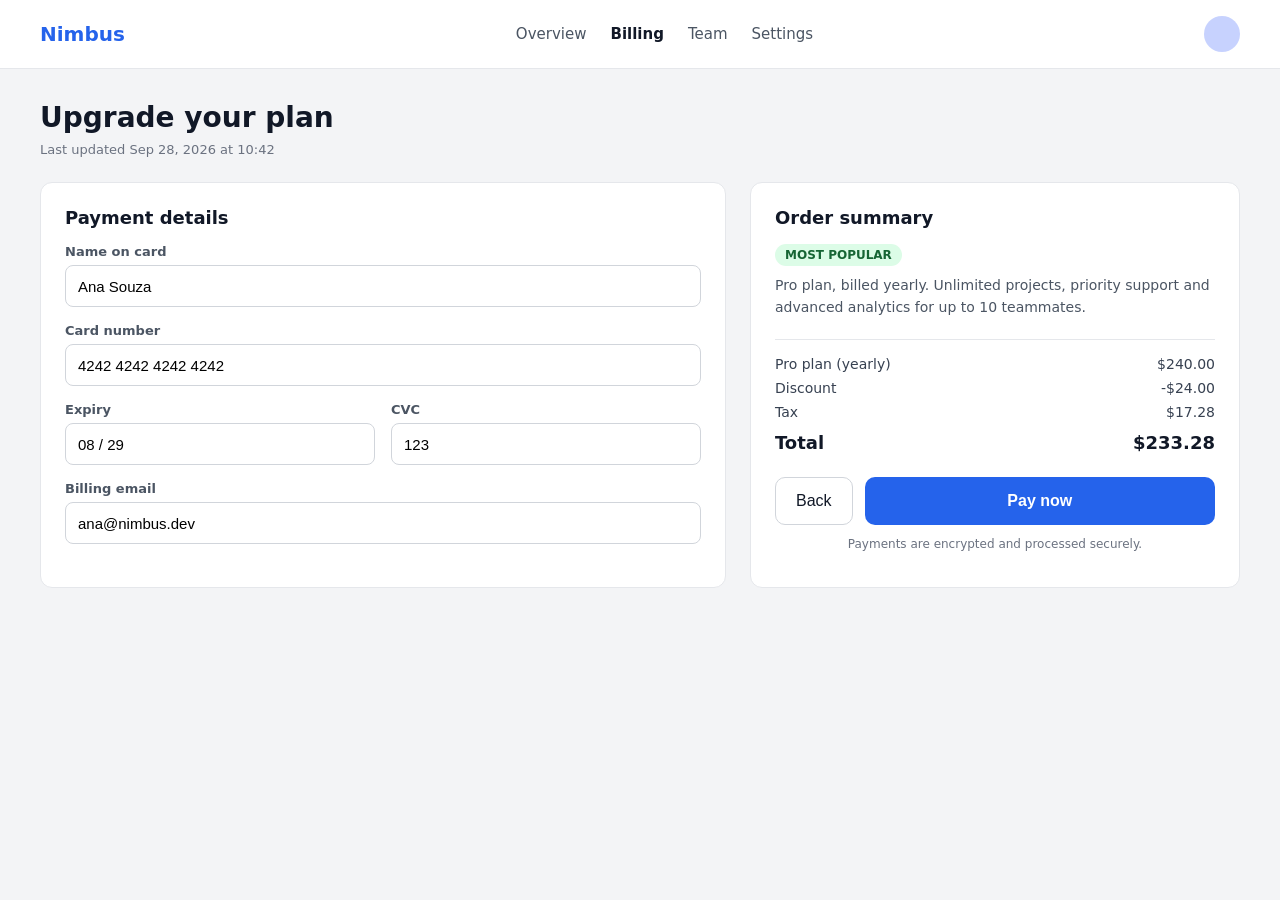
<file: evals/screen.html>
<!doctype html>
<html lang="en"><head><meta charset="utf-8">
<style>
  * { box-sizing: border-box; }
  body { margin: 0; font-family: "DejaVu Sans", Arial, sans-serif; background: #F3F4F6; color: #111827; }
  header { display: flex; align-items: center; justify-content: space-between; padding: 16px 40px; background: #FFFFFF; border-bottom: 1px solid #E5E7EB; }
  .logo { font-weight: 700; font-size: 20px; color: #2563EB; }
  .tabs { display: flex; gap: 24px; }
  .tabs a { color: #4B5563; text-decoration: none; font-size: 15px; }
  .tabs a.active { color: #111827; font-weight: 700; }
  .avatar { width: 36px; height: 36px; border-radius: 50%; background: #C7D2FE; }
  main { display: grid; grid-template-columns: 1.4fr 1fr; gap: 24px; padding: 32px 40px; }
  h1 { grid-column: 1 / -1; margin: 0; font-size: 28px; font-weight: 700; }
  .meta { grid-column: 1 / -1; margin: -16px 0 0; color: #6B7280; font-size: 13px; }
  .card { background: #FFFFFF; border: 1px solid #E5E7EB; border-radius: 12px; padding: 24px; }
  .card h2 { margin: 0 0 16px; font-size: 18px; }
  .field { margin-bottom: 16px; }
  .field label { display: block; font-size: 13px; color: #4B5563; margin-bottom: 6px; font-weight: 600; }
  .field input { width: 100%; height: 42px; border: 1px solid #D1D5DB; border-radius: 8px; padding: 0 12px; font-size: 15px; background: #FFFFFF; }
  .row { display: flex; gap: 16px; } .row .field { flex: 1; }
  .plan { display: flex; gap: 12px; align-items: flex-start; }
  .badge { display: inline-block; background: #DCFCE7; color: #166534; font-size: 12px; font-weight: 700; padding: 4px 10px; border-radius: 999px; }
  .plan-desc { color: #4B5563; font-size: 14px; line-height: 1.6; margin: 8px 0 0; }
  .summary { margin-top: 20px; border-top: 1px solid #E5E7EB; padding-top: 16px; }
  .line { display: flex; justify-content: space-between; font-size: 14px; margin-bottom: 8px; color: #374151; }
  .total { display: flex; justify-content: space-between; font-size: 18px; font-weight: 700; margin-top: 12px; }
  .actions { display: flex; gap: 12px; margin-top: 24px; }
  .btn-primary { flex: 1; height: 48px; border: 0; border-radius: 10px; background: #2563EB; color: #FFFFFF; font-size: 16px; font-weight: 700; }
  .btn-secondary { height: 48px; padding: 0 20px; border: 1px solid #D1D5DB; border-radius: 10px; background: #FFFFFF; color: #111827; font-size: 16px; }
  .secure { margin-top: 12px; font-size: 12px; color: #6B7280; text-align: center; }
</style></head>
<body>
<header>
  <div class="logo">Nimbus</div>
  <nav class="tabs"><a href="#">Overview</a><a class="active" href="#">Billing</a><a href="#">Team</a><a href="#">Settings</a></nav>
  <div class="avatar"></div>
</header>
<main>
  <h1>Upgrade your plan</h1>
  <p class="meta">Last updated <span id="ts">Sep 28, 2026 at 10:42</span></p>
  <section class="card" id="payment">
    <h2>Payment details</h2>
    <div class="field"><label>Name on card</label><input value="Ana Souza"></div>
    <div class="field"><label>Card number</label><input value="4242 4242 4242 4242"></div>
    <div class="row">
      <div class="field"><label>Expiry</label><input value="08 / 29"></div>
      <div class="field"><label>CVC</label><input value="123"></div>
    </div>
    <div class="field"><label>Billing email</label><input value="ana@nimbus.dev"></div>
  </section>
  <section class="card" id="order">
    <h2>Order summary</h2>
    <div class="plan"><div><span class="badge">MOST POPULAR</span>
      <p class="plan-desc">Pro plan, billed yearly. Unlimited projects, priority support and advanced analytics for up to 10 teammates.</p></div></div>
    <div class="summary">
      <div class="line"><span>Pro plan (yearly)</span><span>$240.00</span></div>
      <div class="line"><span>Discount</span><span>-$24.00</span></div>
      <div class="line"><span>Tax</span><span>$17.28</span></div>
      <div class="total"><span>Total</span><span>$233.28</span></div>
    </div>
    <div class="actions"><button class="btn-secondary">Back</button><button class="btn-primary" id="pay">Pay now</button></div>
    <p class="secure">Payments are encrypted and processed securely.</p>
  </section>
</main>
</body></html>
</file>
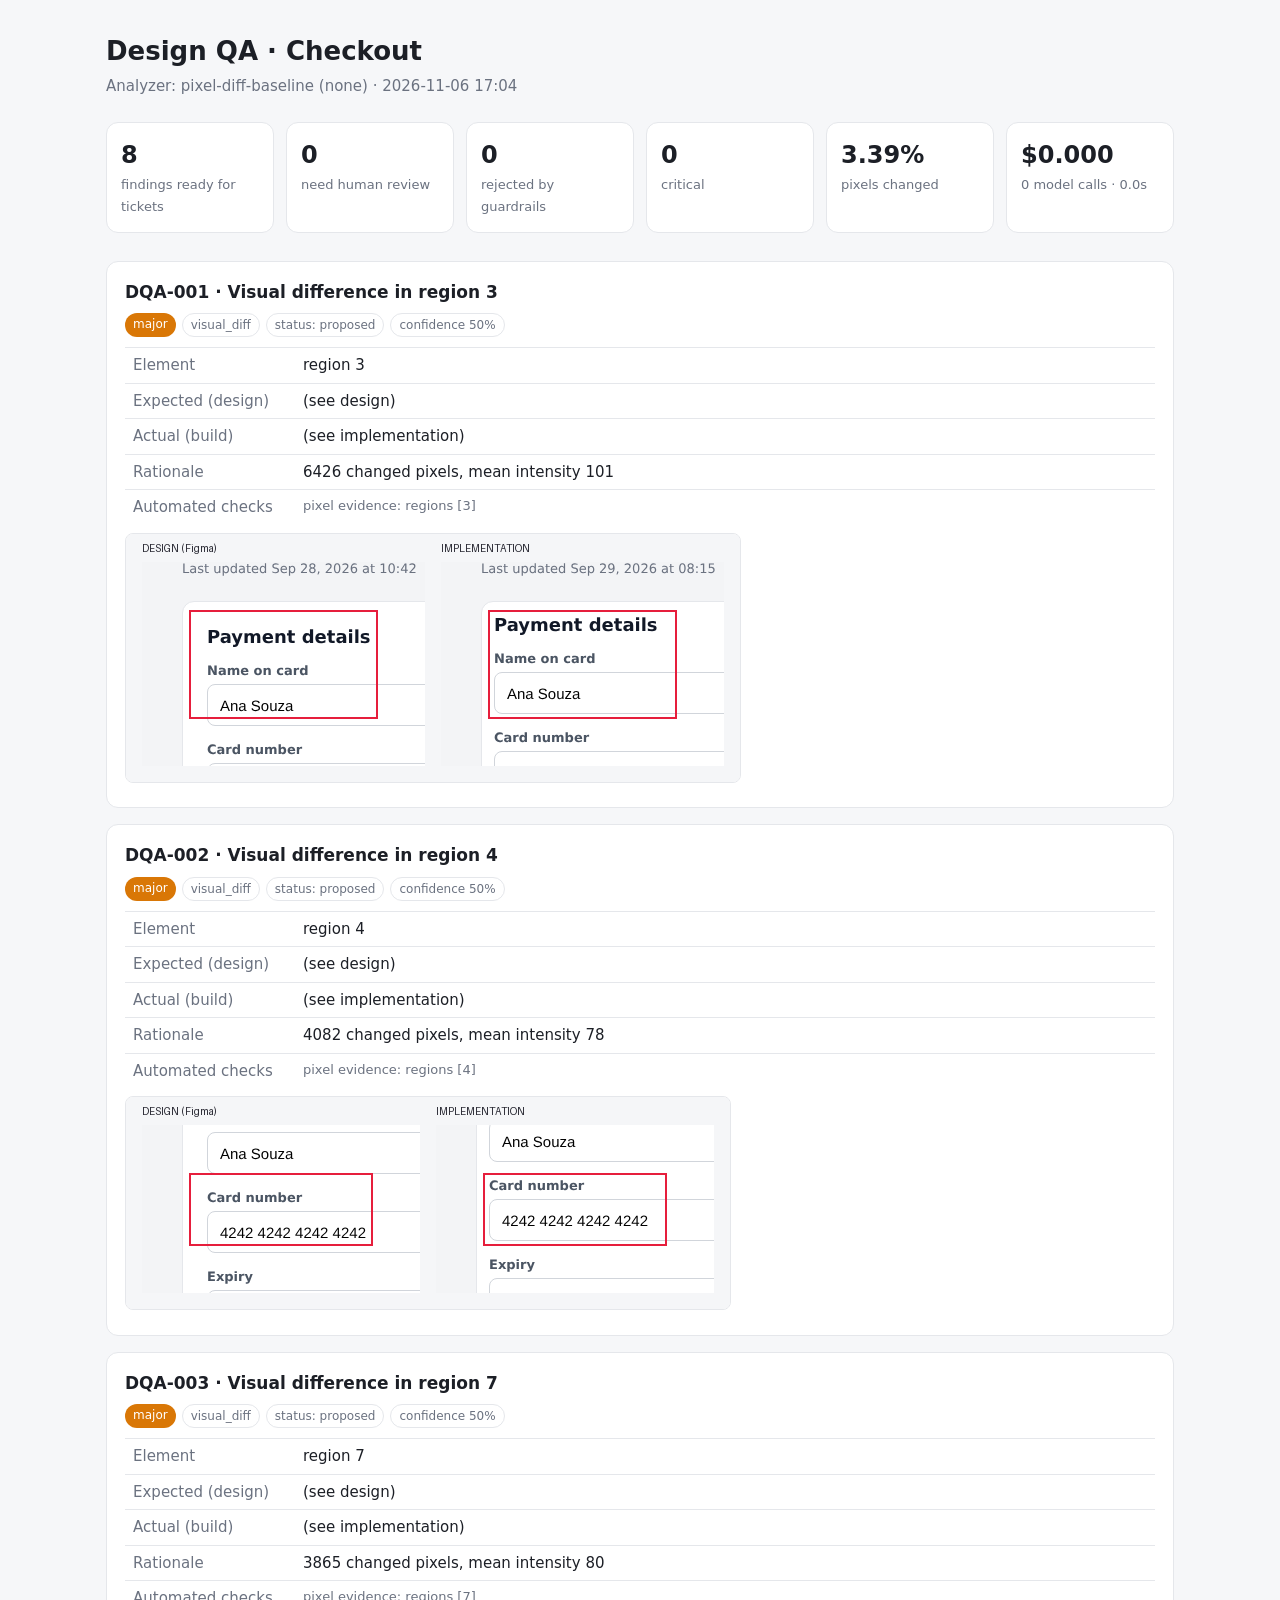
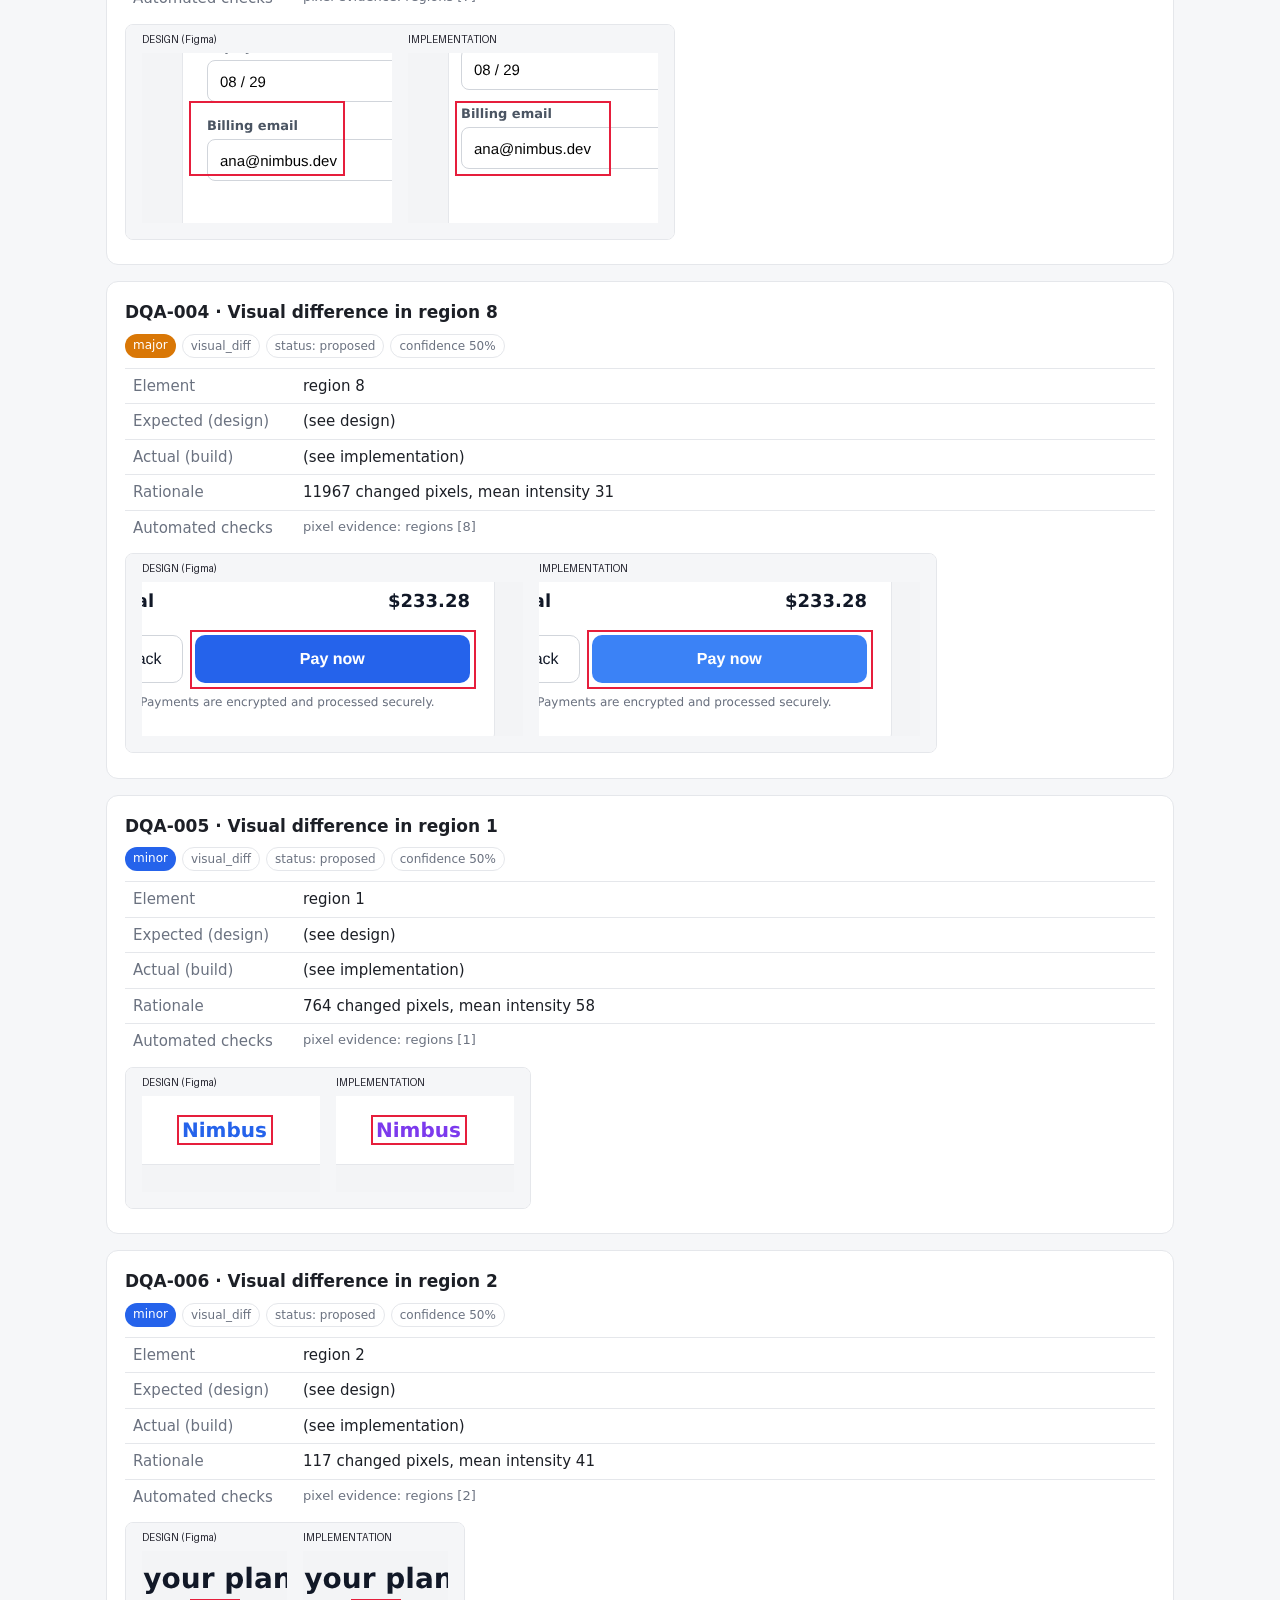
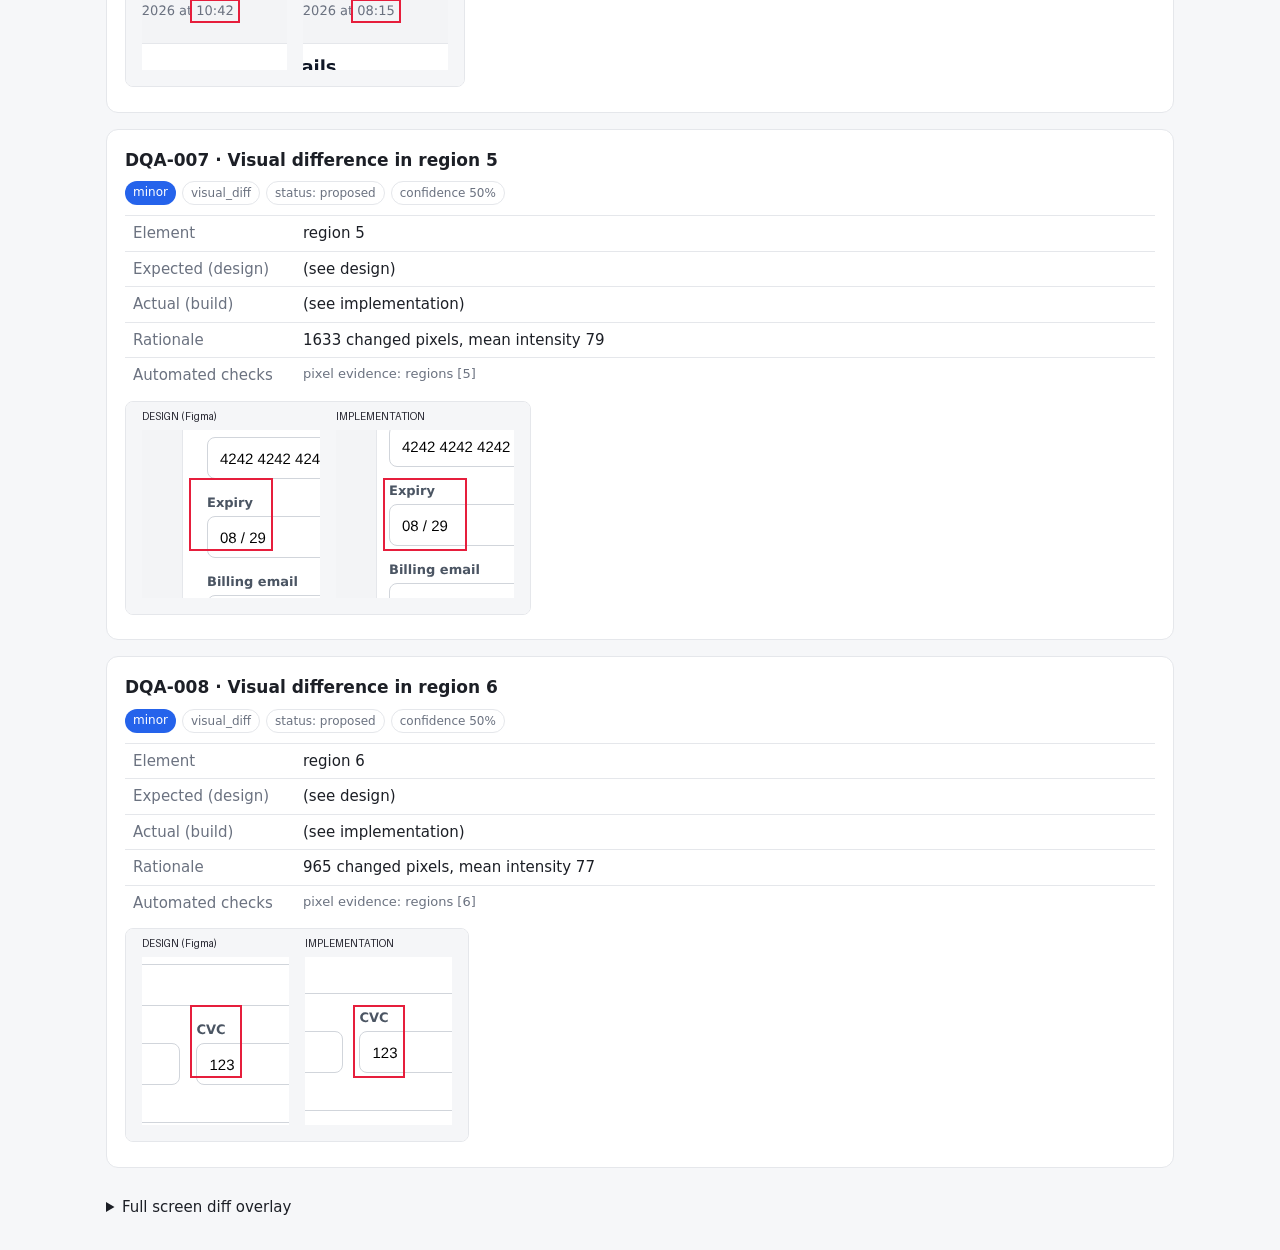
<file: demo/run-baseline/report.html>
<!doctype html><html lang="en"><head><meta charset="utf-8">
<meta name="viewport" content="width=device-width,initial-scale=1"><title>Design QA Report</title><style>
:root{--bg:#f6f7f9;--card:#fff;--ink:#1c1f26;--muted:#6b7280;--line:#e5e7eb;--crit:#c81e3c;--maj:#d97706;--min:#2563eb;--ok:#15803d}
@media (prefers-color-scheme:dark){:root{--bg:#111318;--card:#1b1e25;--ink:#eef0f4;--muted:#9aa1ad;--line:#2b2f38}}
*{box-sizing:border-box}body{margin:0;font:15px/1.5 system-ui,-apple-system,Segoe UI,Roboto,sans-serif;background:var(--bg);color:var(--ink)}
main{max-width:1100px;margin:0 auto;padding:32px 16px}h1{font-size:26px;margin:0 0 4px}.sub{color:var(--muted);margin:0 0 24px}
.stats{display:grid;grid-template-columns:repeat(auto-fit,minmax(150px,1fr));gap:12px;margin-bottom:28px}
.stat{background:var(--card);border:1px solid var(--line);border-radius:12px;padding:14px}.stat b{display:block;font-size:24px}
.stat span{color:var(--muted);font-size:13px}.card{background:var(--card);border:1px solid var(--line);border-radius:12px;padding:18px;margin-bottom:16px}
.card h3{margin:0 0 8px;font-size:17px}.tags{display:flex;gap:6px;flex-wrap:wrap;margin-bottom:10px}
.tag{font-size:12px;padding:2px 8px;border-radius:999px;border:1px solid var(--line);color:var(--muted)}
.critical{background:var(--crit);color:#fff;border:0}.major{background:var(--maj);color:#fff;border:0}.minor{background:var(--min);color:#fff;border:0}
table{border-collapse:collapse;width:100%;margin:8px 0}td{border-top:1px solid var(--line);padding:6px 8px;vertical-align:top}
td:first-child{color:var(--muted);width:170px}img{max-width:100%;border-radius:8px;border:1px solid var(--line)}
.muted{color:var(--muted);font-size:13px}.rejected{opacity:.55}details{margin-top:28px}
</style></head>
<body><main><h1>Design QA · Checkout</h1>
<p class="sub">Analyzer: pixel-diff-baseline (none) · 2026-11-06 17:04</p>
<div class="stats">
<div class="stat"><b>8</b><span>findings ready for tickets</span></div>
<div class="stat"><b>0</b><span>need human review</span></div>
<div class="stat"><b>0</b><span>rejected by guardrails</span></div>
<div class="stat"><b>0</b><span>critical</span></div>
<div class="stat"><b>3.39%</b><span>pixels changed</span></div>
<div class="stat"><b>$0.000</b><span>0 model calls · 0.0s</span></div>
</div>

<div class="card ">
  <h3>DQA-001 · Visual difference in region 3</h3>
  <div class="tags"><span class="tag major">major</span>
  <span class="tag">visual_diff</span><span class="tag">status: proposed</span>
  <span class="tag">confidence 50%</span></div>
  <table><tr><td>Element</td><td>region 3</td></tr>
  <tr><td>Expected (design)</td><td>(see design)</td></tr>
  <tr><td>Actual (build)</td><td>(see implementation)</td></tr>
  <tr><td>Rationale</td><td>6426 changed pixels, mean intensity 101</td></tr>
  <tr><td>Automated checks</td><td class="muted">pixel evidence: regions [3]</td></tr>
  </table>
  <img alt="Design vs implementation" src="[data-uri]">
</div>
<div class="card ">
  <h3>DQA-002 · Visual difference in region 4</h3>
  <div class="tags"><span class="tag major">major</span>
  <span class="tag">visual_diff</span><span class="tag">status: proposed</span>
  <span class="tag">confidence 50%</span></div>
  <table><tr><td>Element</td><td>region 4</td></tr>
  <tr><td>Expected (design)</td><td>(see design)</td></tr>
  <tr><td>Actual (build)</td><td>(see implementation)</td></tr>
  <tr><td>Rationale</td><td>4082 changed pixels, mean intensity 78</td></tr>
  <tr><td>Automated checks</td><td class="muted">pixel evidence: regions [4]</td></tr>
  </table>
  <img alt="Design vs implementation" src="[data-uri]">
</div>
<div class="card ">
  <h3>DQA-003 · Visual difference in region 7</h3>
  <div class="tags"><span class="tag major">major</span>
  <span class="tag">visual_diff</span><span class="tag">status: proposed</span>
  <span class="tag">confidence 50%</span></div>
  <table><tr><td>Element</td><td>region 7</td></tr>
  <tr><td>Expected (design)</td><td>(see design)</td></tr>
  <tr><td>Actual (build)</td><td>(see implementation)</td></tr>
  <tr><td>Rationale</td><td>3865 changed pixels, mean intensity 80</td></tr>
  <tr><td>Automated checks</td><td class="muted">pixel evidence: regions [7]</td></tr>
  </table>
  <img alt="Design vs implementation" src="[data-uri]">
</div>
<div class="card ">
  <h3>DQA-004 · Visual difference in region 8</h3>
  <div class="tags"><span class="tag major">major</span>
  <span class="tag">visual_diff</span><span class="tag">status: proposed</span>
  <span class="tag">confidence 50%</span></div>
  <table><tr><td>Element</td><td>region 8</td></tr>
  <tr><td>Expected (design)</td><td>(see design)</td></tr>
  <tr><td>Actual (build)</td><td>(see implementation)</td></tr>
  <tr><td>Rationale</td><td>11967 changed pixels, mean intensity 31</td></tr>
  <tr><td>Automated checks</td><td class="muted">pixel evidence: regions [8]</td></tr>
  </table>
  <img alt="Design vs implementation" src="[data-uri]">
</div>
<div class="card ">
  <h3>DQA-005 · Visual difference in region 1</h3>
  <div class="tags"><span class="tag minor">minor</span>
  <span class="tag">visual_diff</span><span class="tag">status: proposed</span>
  <span class="tag">confidence 50%</span></div>
  <table><tr><td>Element</td><td>region 1</td></tr>
  <tr><td>Expected (design)</td><td>(see design)</td></tr>
  <tr><td>Actual (build)</td><td>(see implementation)</td></tr>
  <tr><td>Rationale</td><td>764 changed pixels, mean intensity 58</td></tr>
  <tr><td>Automated checks</td><td class="muted">pixel evidence: regions [1]</td></tr>
  </table>
  <img alt="Design vs implementation" src="[data-uri]">
</div>
<div class="card ">
  <h3>DQA-006 · Visual difference in region 2</h3>
  <div class="tags"><span class="tag minor">minor</span>
  <span class="tag">visual_diff</span><span class="tag">status: proposed</span>
  <span class="tag">confidence 50%</span></div>
  <table><tr><td>Element</td><td>region 2</td></tr>
  <tr><td>Expected (design)</td><td>(see design)</td></tr>
  <tr><td>Actual (build)</td><td>(see implementation)</td></tr>
  <tr><td>Rationale</td><td>117 changed pixels, mean intensity 41</td></tr>
  <tr><td>Automated checks</td><td class="muted">pixel evidence: regions [2]</td></tr>
  </table>
  <img alt="Design vs implementation" src="[data-uri]">
</div>
<div class="card ">
  <h3>DQA-007 · Visual difference in region 5</h3>
  <div class="tags"><span class="tag minor">minor</span>
  <span class="tag">visual_diff</span><span class="tag">status: proposed</span>
  <span class="tag">confidence 50%</span></div>
  <table><tr><td>Element</td><td>region 5</td></tr>
  <tr><td>Expected (design)</td><td>(see design)</td></tr>
  <tr><td>Actual (build)</td><td>(see implementation)</td></tr>
  <tr><td>Rationale</td><td>1633 changed pixels, mean intensity 79</td></tr>
  <tr><td>Automated checks</td><td class="muted">pixel evidence: regions [5]</td></tr>
  </table>
  <img alt="Design vs implementation" src="[data-uri]">
</div>
<div class="card ">
  <h3>DQA-008 · Visual difference in region 6</h3>
  <div class="tags"><span class="tag minor">minor</span>
  <span class="tag">visual_diff</span><span class="tag">status: proposed</span>
  <span class="tag">confidence 50%</span></div>
  <table><tr><td>Element</td><td>region 6</td></tr>
  <tr><td>Expected (design)</td><td>(see design)</td></tr>
  <tr><td>Actual (build)</td><td>(see implementation)</td></tr>
  <tr><td>Rationale</td><td>965 changed pixels, mean intensity 77</td></tr>
  <tr><td>Automated checks</td><td class="muted">pixel evidence: regions [6]</td></tr>
  </table>
  <img alt="Design vs implementation" src="[data-uri]">
</div>
<details><summary>Full screen diff overlay</summary><img alt="Diff overlay" src="[data-uri]"></details>
</main></body></html>
</file>
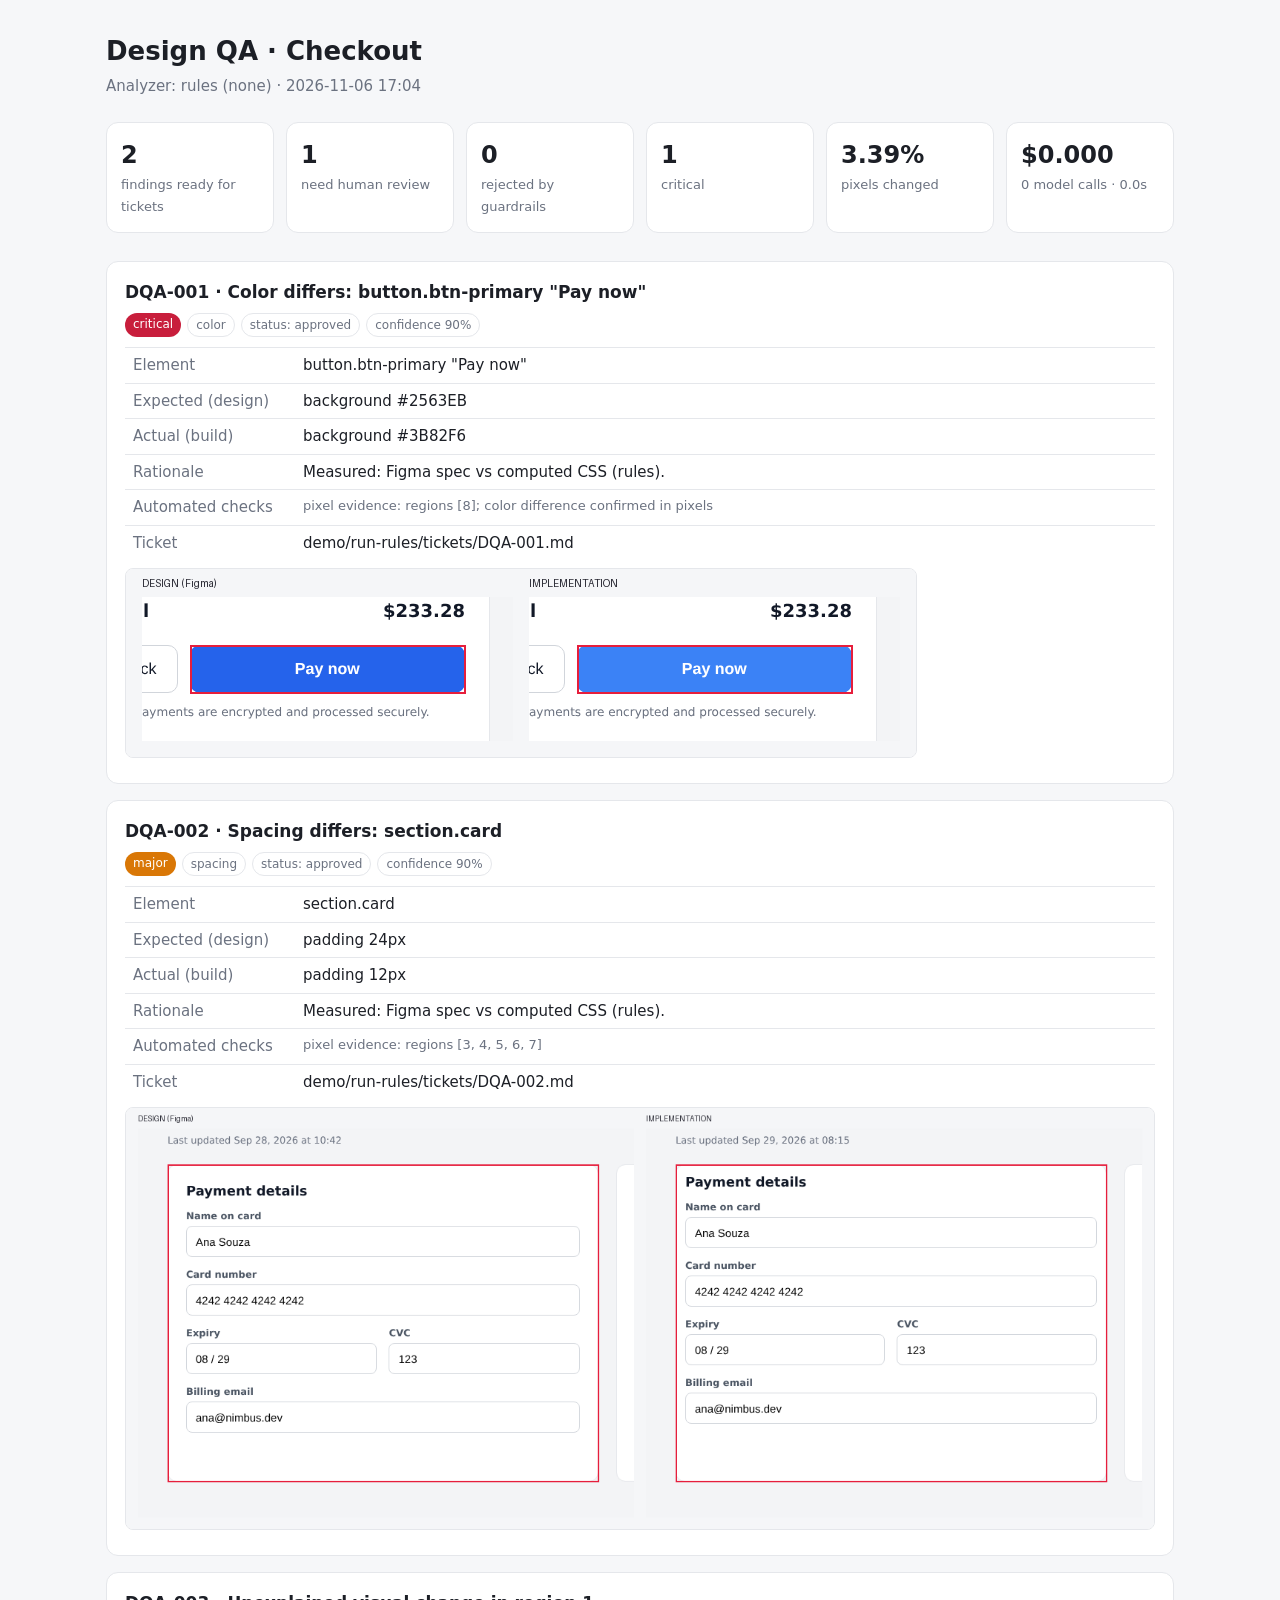
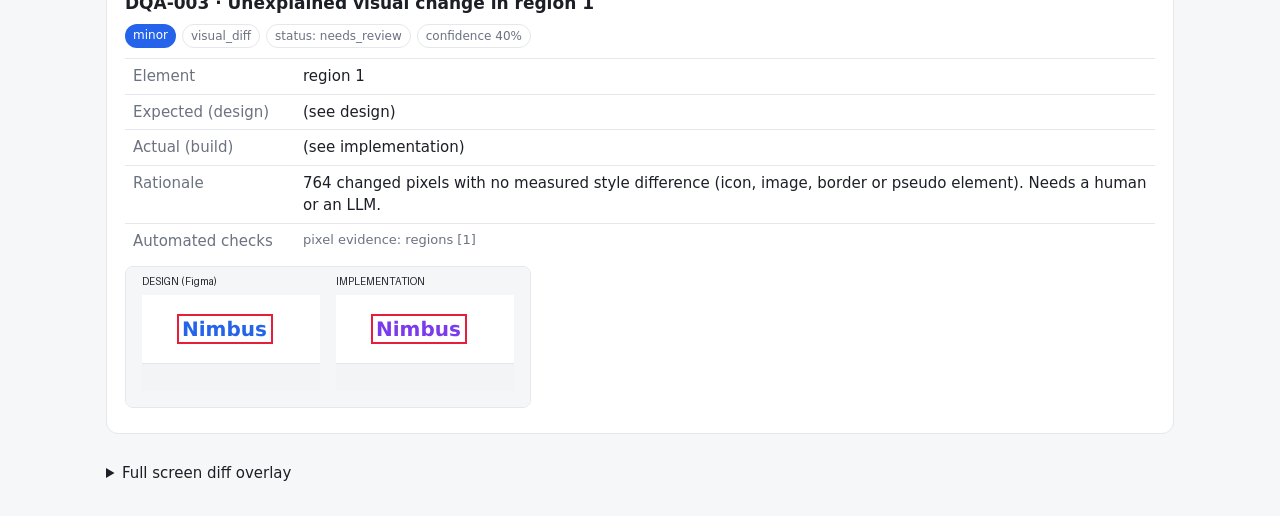
<file: demo/run-rules/report.html>
<!doctype html><html lang="en"><head><meta charset="utf-8">
<meta name="viewport" content="width=device-width,initial-scale=1"><title>Design QA Report</title><style>
:root{--bg:#f6f7f9;--card:#fff;--ink:#1c1f26;--muted:#6b7280;--line:#e5e7eb;--crit:#c81e3c;--maj:#d97706;--min:#2563eb;--ok:#15803d}
@media (prefers-color-scheme:dark){:root{--bg:#111318;--card:#1b1e25;--ink:#eef0f4;--muted:#9aa1ad;--line:#2b2f38}}
*{box-sizing:border-box}body{margin:0;font:15px/1.5 system-ui,-apple-system,Segoe UI,Roboto,sans-serif;background:var(--bg);color:var(--ink)}
main{max-width:1100px;margin:0 auto;padding:32px 16px}h1{font-size:26px;margin:0 0 4px}.sub{color:var(--muted);margin:0 0 24px}
.stats{display:grid;grid-template-columns:repeat(auto-fit,minmax(150px,1fr));gap:12px;margin-bottom:28px}
.stat{background:var(--card);border:1px solid var(--line);border-radius:12px;padding:14px}.stat b{display:block;font-size:24px}
.stat span{color:var(--muted);font-size:13px}.card{background:var(--card);border:1px solid var(--line);border-radius:12px;padding:18px;margin-bottom:16px}
.card h3{margin:0 0 8px;font-size:17px}.tags{display:flex;gap:6px;flex-wrap:wrap;margin-bottom:10px}
.tag{font-size:12px;padding:2px 8px;border-radius:999px;border:1px solid var(--line);color:var(--muted)}
.critical{background:var(--crit);color:#fff;border:0}.major{background:var(--maj);color:#fff;border:0}.minor{background:var(--min);color:#fff;border:0}
table{border-collapse:collapse;width:100%;margin:8px 0}td{border-top:1px solid var(--line);padding:6px 8px;vertical-align:top}
td:first-child{color:var(--muted);width:170px}img{max-width:100%;border-radius:8px;border:1px solid var(--line)}
.muted{color:var(--muted);font-size:13px}.rejected{opacity:.55}details{margin-top:28px}
</style></head>
<body><main><h1>Design QA · Checkout</h1>
<p class="sub">Analyzer: rules (none) · 2026-11-06 17:04</p>
<div class="stats">
<div class="stat"><b>2</b><span>findings ready for tickets</span></div>
<div class="stat"><b>1</b><span>need human review</span></div>
<div class="stat"><b>0</b><span>rejected by guardrails</span></div>
<div class="stat"><b>1</b><span>critical</span></div>
<div class="stat"><b>3.39%</b><span>pixels changed</span></div>
<div class="stat"><b>$0.000</b><span>0 model calls · 0.0s</span></div>
</div>

<div class="card ">
  <h3>DQA-001 · Color differs: button.btn-primary &quot;Pay now&quot;</h3>
  <div class="tags"><span class="tag critical">critical</span>
  <span class="tag">color</span><span class="tag">status: approved</span>
  <span class="tag">confidence 90%</span></div>
  <table><tr><td>Element</td><td>button.btn-primary &quot;Pay now&quot;</td></tr>
  <tr><td>Expected (design)</td><td>background #2563EB</td></tr>
  <tr><td>Actual (build)</td><td>background #3B82F6</td></tr>
  <tr><td>Rationale</td><td>Measured: Figma spec vs computed CSS (rules).</td></tr>
  <tr><td>Automated checks</td><td class="muted">pixel evidence: regions [8]; color difference confirmed in pixels</td></tr>
  <tr><td>Ticket</td><td>demo/run-rules/tickets/DQA-001.md</td></tr></table>
  <img alt="Design vs implementation" src="[data-uri]">
</div>
<div class="card ">
  <h3>DQA-002 · Spacing differs: section.card</h3>
  <div class="tags"><span class="tag major">major</span>
  <span class="tag">spacing</span><span class="tag">status: approved</span>
  <span class="tag">confidence 90%</span></div>
  <table><tr><td>Element</td><td>section.card</td></tr>
  <tr><td>Expected (design)</td><td>padding 24px</td></tr>
  <tr><td>Actual (build)</td><td>padding 12px</td></tr>
  <tr><td>Rationale</td><td>Measured: Figma spec vs computed CSS (rules).</td></tr>
  <tr><td>Automated checks</td><td class="muted">pixel evidence: regions [3, 4, 5, 6, 7]</td></tr>
  <tr><td>Ticket</td><td>demo/run-rules/tickets/DQA-002.md</td></tr></table>
  <img alt="Design vs implementation" src="[data-uri]">
</div>
<div class="card ">
  <h3>DQA-003 · Unexplained visual change in region 1</h3>
  <div class="tags"><span class="tag minor">minor</span>
  <span class="tag">visual_diff</span><span class="tag">status: needs_review</span>
  <span class="tag">confidence 40%</span></div>
  <table><tr><td>Element</td><td>region 1</td></tr>
  <tr><td>Expected (design)</td><td>(see design)</td></tr>
  <tr><td>Actual (build)</td><td>(see implementation)</td></tr>
  <tr><td>Rationale</td><td>764 changed pixels with no measured style difference (icon, image, border or pseudo element). Needs a human or an LLM.</td></tr>
  <tr><td>Automated checks</td><td class="muted">pixel evidence: regions [1]</td></tr>
  </table>
  <img alt="Design vs implementation" src="[data-uri]">
</div>
<details><summary>Full screen diff overlay</summary><img alt="Diff overlay" src="[data-uri]"></details>
</main></body></html>
</file>
